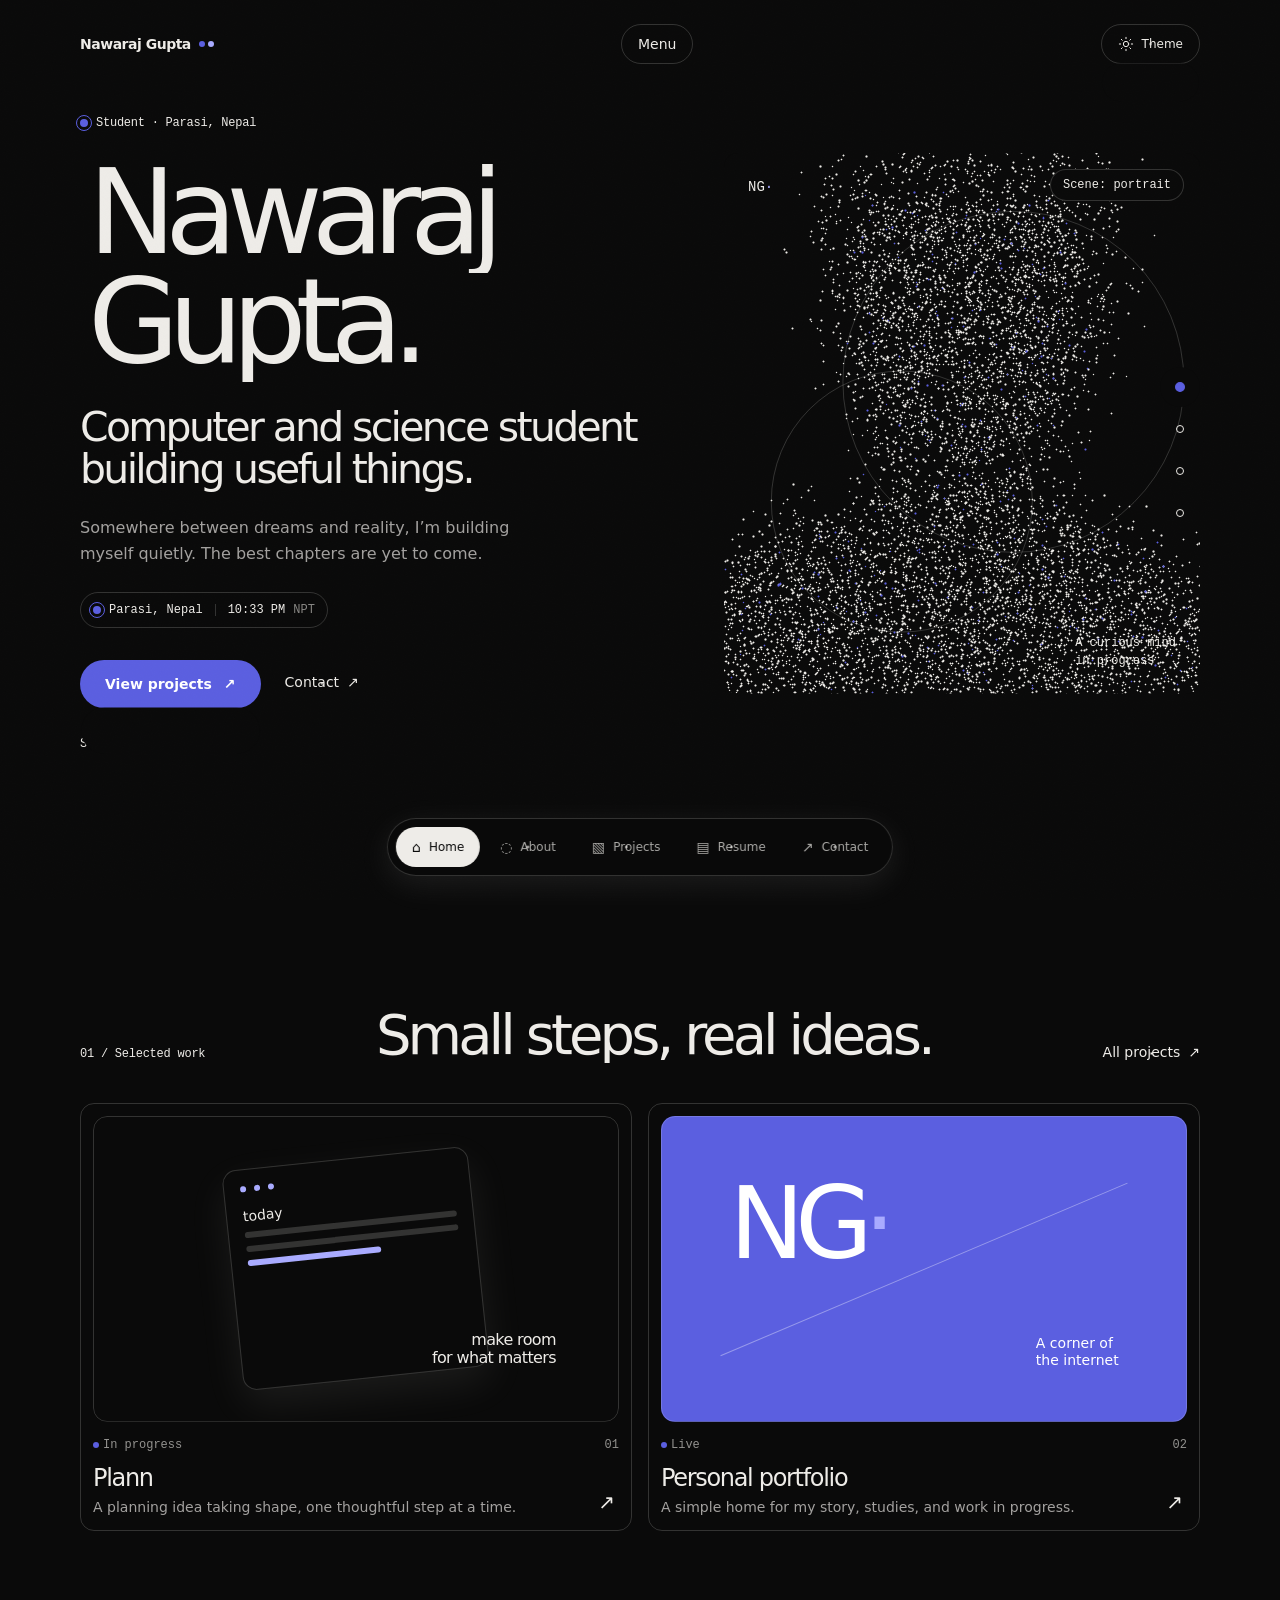
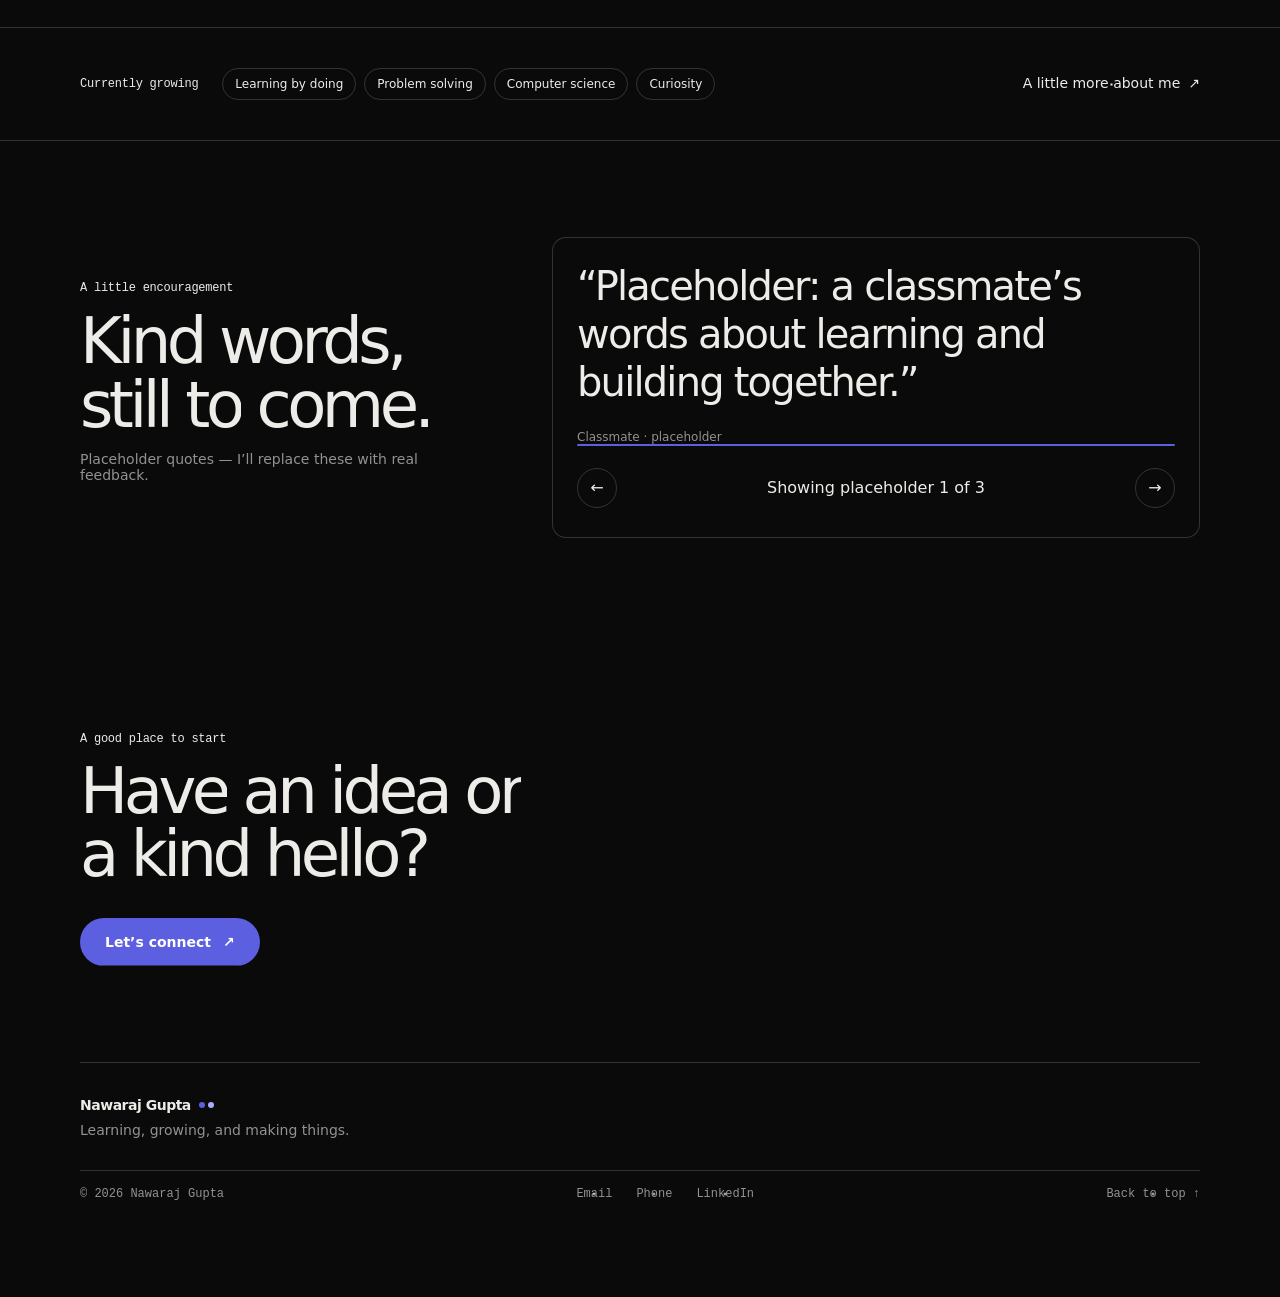
<file: index.html>
<!doctype html>
<html lang="en">
<head>
  <meta charset="utf-8">
  <meta name="viewport" content="width=device-width, initial-scale=1">
  <script>
    const introParams = new URLSearchParams(location.search);
    const introDebug = introParams.get("intro") === "1";
    if ((introDebug || !localStorage.getItem("portfolio-intro-seen")) &&
        !matchMedia("(prefers-reduced-motion: reduce)").matches) {
      window.__portfolioIntroStartedAt = performance.now();
      document.documentElement.dataset.introGate = "show";
      localStorage.setItem("portfolio-intro-seen", "true");
      window.__portfolioIntroDuration = introParams.get("introSlow") === "1" ? 6000 : 700;
      let introDone = false;
      const finishIntro = () => {
        if (introDone) return;
        introDone = true;
        window.__portfolioIntroDone = true;
        const gate = document.querySelector(".loading-intro");
        const count = gate?.querySelector(".effects-intro-count");
        const bar = gate?.querySelector(".effects-intro-bar");
        if (count) count.textContent = "100%";
        if (bar) bar.style.transform = "scaleX(1)";
        document.documentElement.removeAttribute("data-intro-gate");
        document.dispatchEvent(new Event("portfolio:introfinish"));
        gate?.classList.add("is-exiting");
        window.setTimeout(() => gate?.remove(), 950);
        document.removeEventListener("pointerdown", finishIntro, true);
        document.removeEventListener("click", finishIntro, true);
        document.removeEventListener("keydown", handleIntroKey, true);
      };
      const handleIntroKey = (event) => {
        if (event.key === "Escape") finishIntro();
      };
      window.__portfolioIntroFinish = finishIntro;
      document.addEventListener("pointerdown", finishIntro, true);
      document.addEventListener("click", finishIntro, true);
      document.addEventListener("keydown", handleIntroKey, true);
    }
  </script>
  <meta name="description" content="Meet Nawaraj Gupta, a computer and science student from Parasi, Nepal, learning and building useful things.">
  <link rel="canonical" href="https://nawarajgupta.com.np/">
  <meta property="og:url" content="https://nawarajgupta.com.np/">
  <meta name="theme-color" content="#0A0A0A">
  <title>Nawaraj Gupta — Student building useful things</title>
  <script>
    (() => {
      const localFile = location.protocol === "file:";
      const nestedFile = localFile && /\/(?:about|projects|resume|contact)\/index\.html$/i.test(location.pathname);
      const rootPath = localFile ? (nestedFile ? "../" : "./") : "/";
      const asset = (path) => `${rootPath}${path}`;
      document.write(`<link rel="icon" href="${asset("assets/favicon.svg")}" type="image/svg+xml">`);
      document.write(`<link rel="stylesheet" href="${asset("css/style.css")}">`);
      document.write(`<link rel="stylesheet" href="${asset("css/effects.css")}">`);
      document.write(`<script src="${asset("js/local-preview.js")}"><\/script>`);
      const photoPage = localFile
        ? /\/(?:about\/)?index\.html$/i.test(location.pathname)
        : location.pathname === "/" || location.pathname === "/about/";
      if (photoPage) document.write(`<script src="${asset("js/photo-data.js")}" defer><\/script>`);
      document.write(`<script src="${asset("js/main.js")}" defer><\/script>`);
      document.write(`<script src="${asset("js/effects.js")}" defer><\/script>`);
    })();
  </script>
  <link rel="preconnect" href="https://api.fontshare.com">
  <link href="https://api.fontshare.com/v2/css?f[]=general-sans@300,400,600,700&display=swap" rel="stylesheet">
</head>
<body>
  <div class="loading-intro effects-intro" role="group" aria-label="Introduction">
    <span class="loading-name">Nawaraj Gupta</span>
    <span class="logo-dots" aria-hidden="true"><i></i><i></i></span>
    <div class="effects-intro-progress" aria-hidden="true">
      <span class="effects-intro-count">0%</span>
      <span class="effects-intro-track"><span class="effects-intro-bar"></span></span>
    </div>
    <button class="effects-intro-skip" type="button" aria-label="Skip introduction">Skip intro</button>
  </div>
  <a class="skip-link" href="#main">Skip to content</a>
  <header class="site-header">
    <a class="wordmark nav-item" href="/" aria-label="Nawaraj Gupta, home">
      <span>Nawaraj Gupta</span><span class="logo-dots" aria-hidden="true"><i></i><i></i></span>
    </a>
    <button class="theme-toggle nav-item" type="button" aria-label="Switch to light theme" aria-pressed="true">
      <svg viewBox="0 0 24 24" aria-hidden="true"><circle cx="12" cy="12" r="4"></circle><path d="M12 2v2m0 16v2M4.93 4.93l1.42 1.42m11.3 11.3 1.42 1.42M2 12h2m16 0h2M4.93 19.07l1.42-1.42m11.3-11.3 1.42-1.42"></path></svg>
      <span>Theme</span>
    </button>
  </header>
  <main id="main">
    <section class="hero page-wrap" id="top" aria-labelledby="hero-title" data-scroll-theme="dark" data-rail-label="Home">
      <div class="hero-copy">
        <p class="eyebrow hero-eyebrow"><span class="status-dot" aria-hidden="true"></span>Student · Parasi, Nepal</p>
        <h1 class="hero-title" id="hero-title"><span class="title-line"><span class="split-text">Nawaraj</span></span><span class="title-line"><span class="split-text">Gupta.</span></span></h1>
        <p class="hero-tagline">Computer and science student<br>building useful things.</p>
        <p class="hero-lead">Somewhere between dreams and reality, I’m building myself quietly. The best chapters are yet to come.</p>
        <div class="location-chip" aria-label="Local time in Parasi, Nepal">
          <span class="status-dot" aria-hidden="true"></span><span>Parasi, Nepal</span><span class="chip-divider" aria-hidden="true"></span><time data-local-time>--:--</time><span class="timezone-label">NPT</span>
        </div>
        <div class="hero-actions">
          <a class="button button-primary" href="/projects/">View projects <span aria-hidden="true">↗</span></a>
          <a class="text-link" href="/contact/">Contact <span aria-hidden="true">↗</span></a>
        </div>
      </div>
      <div class="hero-art reveal particle-portrait" data-particle-portrait aria-label="Particle portrait of Nawaraj Gupta">
        <div class="art-orbit orbit-one"></div><div class="art-orbit orbit-two"></div>
        <canvas class="particle-canvas" aria-hidden="true"></canvas>
        <img class="particle-fallback" src="/assets/photo.jpg" alt="Portrait of Nawaraj Gupta" width="520" height="600" loading="lazy" onerror="this.onerror=null;this.src=this.src.replace('photo.jpg','silhouette.svg');this.alt='Silhouette placeholder for Nawaraj Gupta.'">
        <span class="art-index">A curious mind<br>in progress</span>
        <span class="art-mark" aria-hidden="true">NG<span>·</span></span>
      </div>
      <a class="scroll-cue text-link" href="#selected-work"><span>Scroll to explore</span><span aria-hidden="true">↓</span></a>
    </section>

    <section class="section page-wrap" id="selected-work" aria-labelledby="work-title" data-scroll-theme="light" data-rail-label="Selected work">
      <div class="section-heading reveal">
        <p class="eyebrow">01 / Selected work</p>
        <h2 id="work-title">Small steps, real ideas.</h2>
        <a class="text-link" href="/projects/">All projects <span aria-hidden="true">↗</span></a>
      </div>
      <div class="project-grid">
        <a class="project-card reveal" href="/projects/#plann">
          <div class="project-art project-art-plann" aria-hidden="true"><span class="mini-window"><i></i><i></i><i></i><b>today</b><em></em><em></em><em></em></span><span class="project-art-note">make room<br>for what matters</span></div>
          <div class="card-meta"><span>In progress</span><span>01</span></div>
          <h3>Plann</h3>
          <p>A planning idea taking shape, one thoughtful step at a time.</p>
          <span class="card-arrow" aria-hidden="true">↗</span>
        </a>
        <a class="project-card reveal" href="/projects/#portfolio">
          <div class="project-art project-art-portfolio" aria-hidden="true"><span class="portfolio-shape">NG<span>·</span></span><span class="portfolio-caption">A corner of<br>the internet</span><span class="portfolio-line"></span></div>
          <div class="card-meta"><span>Live</span><span>02</span></div>
          <h3>Personal portfolio</h3>
          <p>A simple home for my story, studies, and work in progress.</p>
          <span class="card-arrow" aria-hidden="true">↗</span>
        </a>
      </div>
    </section>

    <section class="skills-band" id="skills" aria-labelledby="skills-title" data-scroll-theme="dark" data-rail-label="Skills">
      <div class="page-wrap skills-inner reveal">
        <p class="eyebrow" id="skills-title">Currently growing</p>
        <div class="pill-row"><span class="skill-pill">Learning by doing</span><span class="skill-pill">Problem solving</span><span class="skill-pill">Computer science</span><span class="skill-pill">Curiosity</span></div>
        <a class="text-link" href="/about/">A little more about me <span aria-hidden="true">↗</span></a>
      </div>
    </section>
    <section class="kind-words page-wrap reveal" id="kind-words" aria-labelledby="kind-words-title" data-scroll-theme="light">
      <div class="kind-words-heading">
        <p class="eyebrow">A little encouragement</p>
        <h2 id="kind-words-title">Kind words,<br>still to come.</h2>
        <p class="kind-words-note">Placeholder quotes — I’ll replace these with real feedback.</p>
      </div>
      <div class="testimonials-carousel" data-testimonials-carousel role="region" aria-roledescription="carousel" aria-label="Placeholder kind words">
        <div class="testimonials-slides" data-testimonials-slides aria-live="off">
          <figure class="testimonial-slide" data-testimonial-slide role="group" aria-roledescription="slide" aria-label="1 of 3">
            <blockquote>“Placeholder: a classmate’s words about learning and building together.”</blockquote>
            <figcaption>Classmate · placeholder</figcaption>
          </figure>
          <figure class="testimonial-slide" data-testimonial-slide role="group" aria-roledescription="slide" aria-label="2 of 3" hidden>
            <blockquote>“Placeholder: a teacher’s note about curiosity, effort, or a project.”</blockquote>
            <figcaption>Teacher · placeholder</figcaption>
          </figure>
          <figure class="testimonial-slide" data-testimonial-slide role="group" aria-roledescription="slide" aria-label="3 of 3" hidden>
            <blockquote>“Placeholder: a collaborator’s reflection on making something useful.”</blockquote>
            <figcaption>Collaborator · placeholder</figcaption>
          </figure>
        </div>
        <div class="testimonials-progress" aria-hidden="true"><span data-testimonials-progress></span></div>
        <div class="testimonials-controls" data-testimonials-controls hidden>
          <button class="testimonials-control" type="button" data-testimonial-previous aria-label="Previous kind word">←</button>
          <p data-testimonials-status aria-live="polite" class="visually-hidden">Showing placeholder 1 of 3</p>
          <button class="testimonials-control" type="button" data-testimonial-next aria-label="Next kind word">→</button>
        </div>
      </div>
    </section>
    <section class="closing-cta page-wrap reveal" id="hello" data-scroll-theme="light" data-rail-label="Contact">
      <p class="eyebrow">A good place to start</p>
      <h2>Have an idea or<br>a kind hello?</h2>
      <a class="button button-primary" href="/contact/">Let’s connect <span aria-hidden="true">↗</span></a>
    </section>
  </main>
  <footer class="site-footer page-wrap">
    <a class="footer-brand" href="/">Nawaraj Gupta<span class="logo-dots" aria-hidden="true"><i></i><i></i></span></a>
    <p>Learning, growing, and making things.</p>
    <div class="footer-bottom"><span>© <span data-year>2026</span> Nawaraj Gupta</span><div class="footer-links"><a href="mailto:guptanawaraj12@gmail.com">Email</a><a href="tel:+9779867229032">Phone</a><a href="/contact/#linkedin">LinkedIn</a></div><a class="back-top" href="#top">Back to top ↑</a></div>
  </footer>
  <nav class="dock" aria-label="Main navigation">
    <a href="/" aria-current="page"><span class="dock-icon" aria-hidden="true">⌂</span><span>Home</span></a>
    <a href="/about/"><span class="dock-icon" aria-hidden="true">◌</span><span>About</span></a>
    <a href="/projects/"><span class="dock-icon" aria-hidden="true">▧</span><span>Projects</span></a>
    <a href="/resume/"><span class="dock-icon" aria-hidden="true">▤</span><span>Resume</span></a>
    <a href="/contact/"><span class="dock-icon" aria-hidden="true">↗</span><span>Contact</span></a>
  </nav>
</body>
</html>
</file>
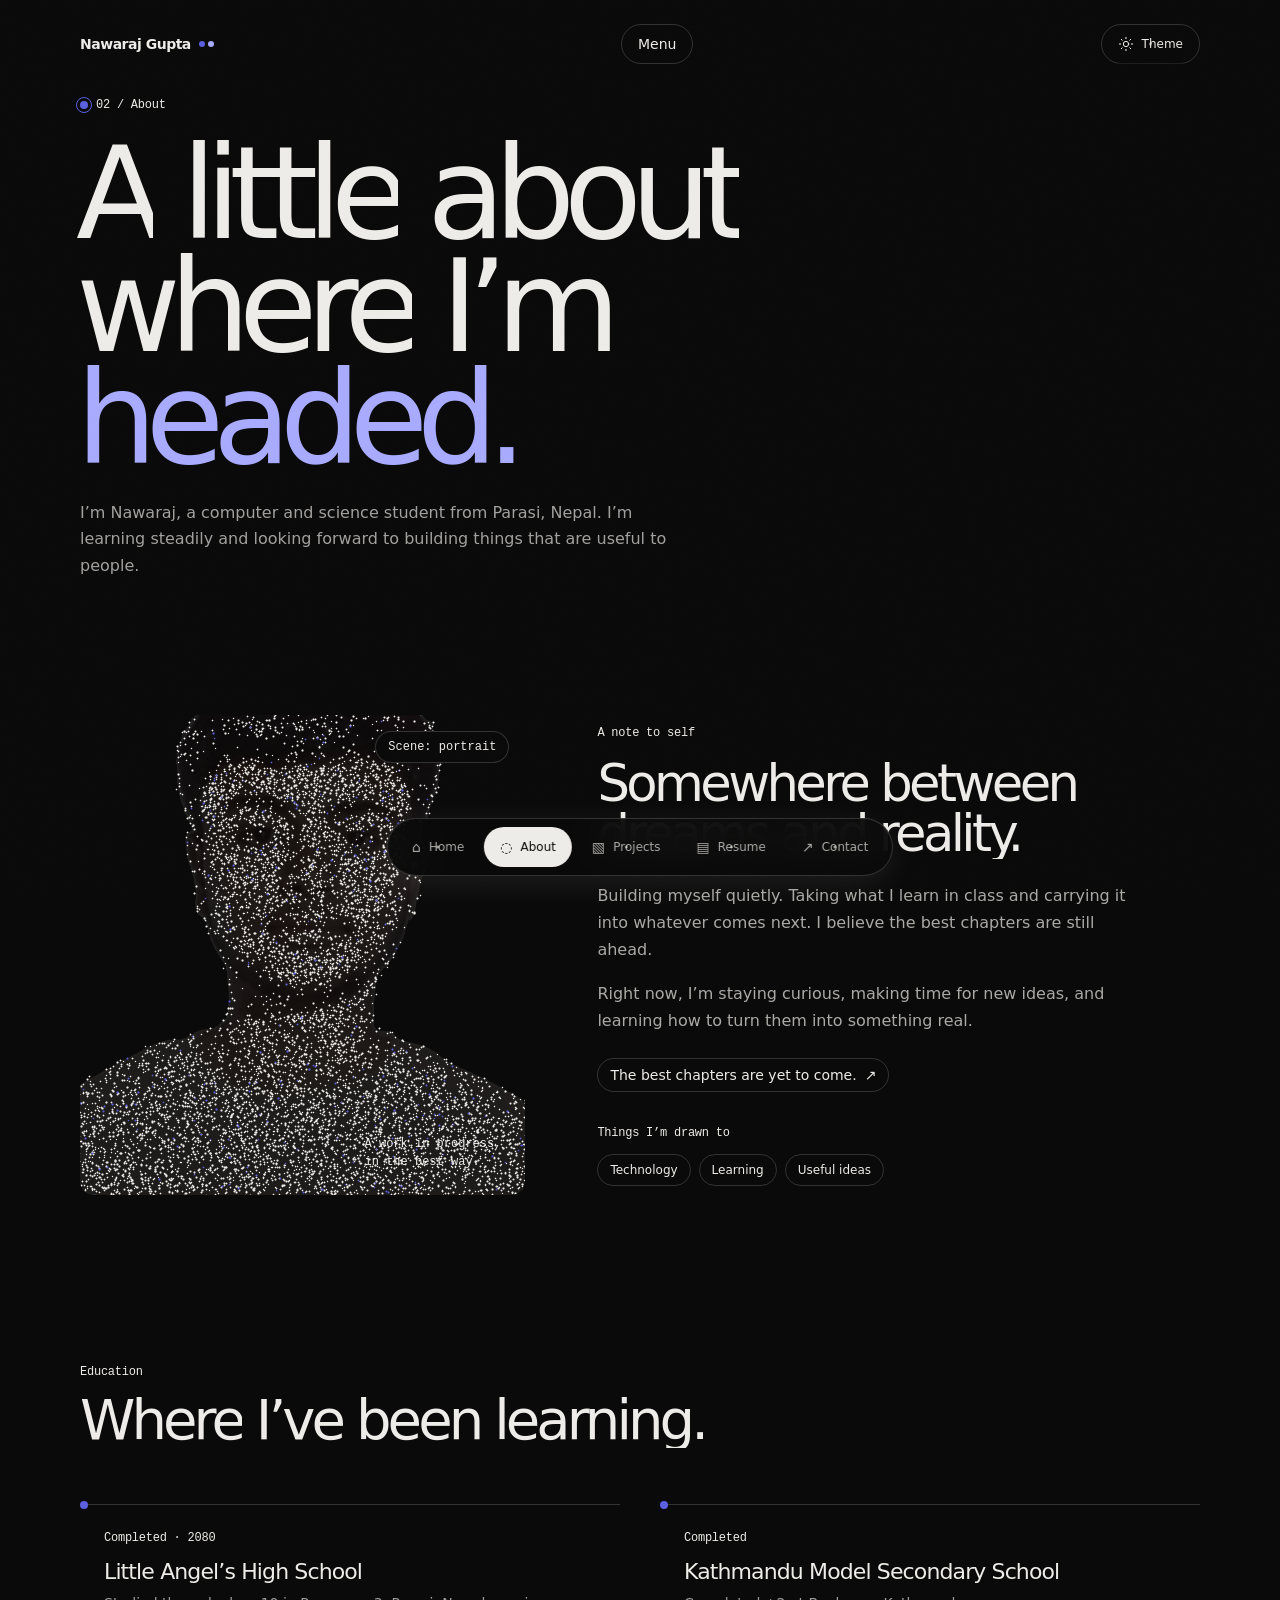
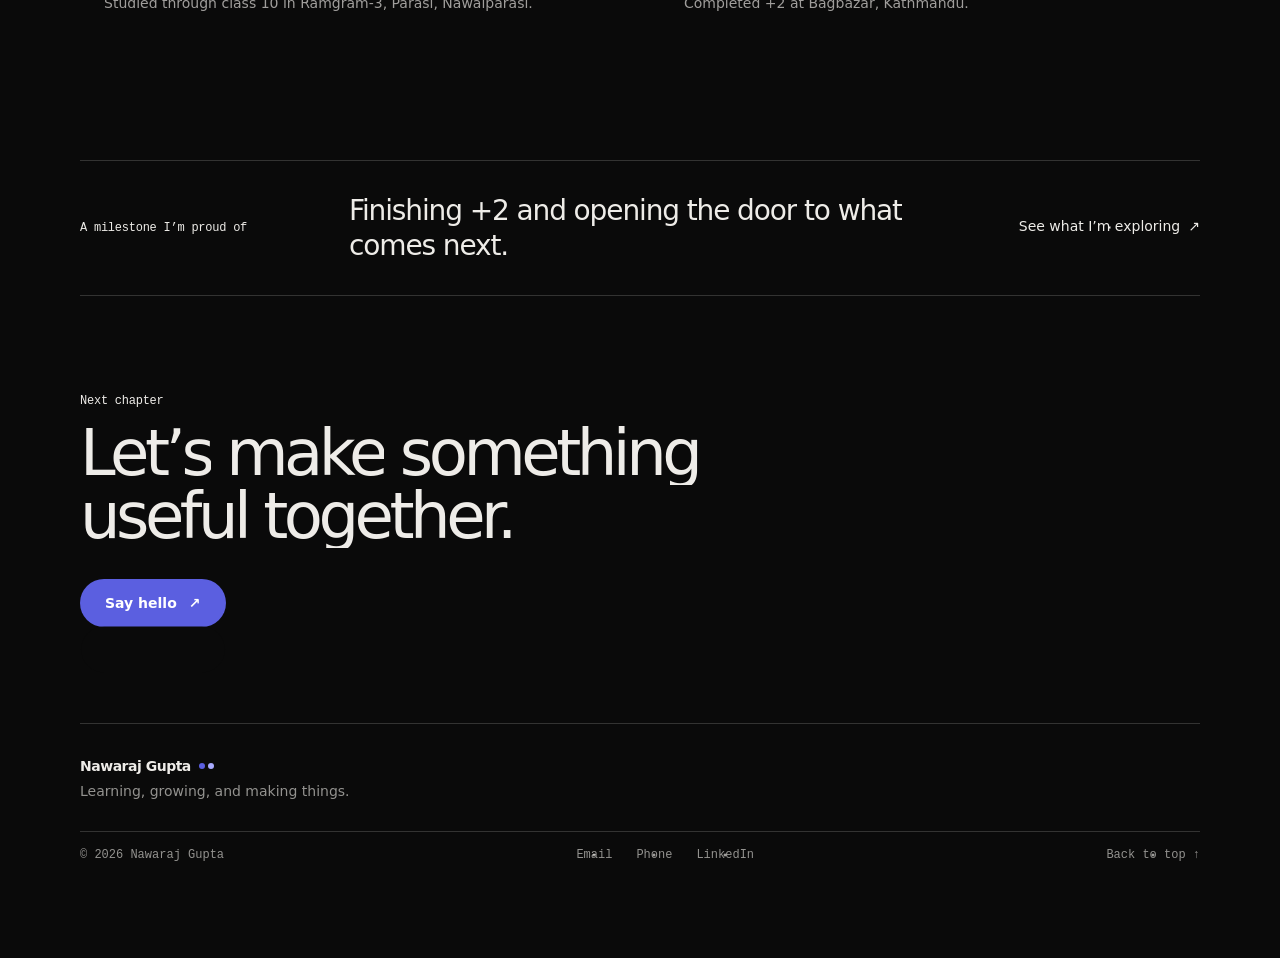
<file: about/index.html>
<!doctype html>
<html lang="en">
<head>
  <meta charset="utf-8">
  <meta name="viewport" content="width=device-width, initial-scale=1">
  <script>
    const introParams = new URLSearchParams(location.search);
    const introDebug = introParams.get("intro") === "1";
    if ((introDebug || !localStorage.getItem("portfolio-intro-seen")) &&
        !matchMedia("(prefers-reduced-motion: reduce)").matches) {
      window.__portfolioIntroStartedAt = performance.now();
      document.documentElement.dataset.introGate = "show";
      localStorage.setItem("portfolio-intro-seen", "true");
      window.__portfolioIntroDuration = introParams.get("introSlow") === "1" ? 6000 : 700;
      let introDone = false;
      const finishIntro = () => {
        if (introDone) return;
        introDone = true;
        window.__portfolioIntroDone = true;
        const gate = document.querySelector(".loading-intro");
        const count = gate?.querySelector(".effects-intro-count");
        const bar = gate?.querySelector(".effects-intro-bar");
        if (count) count.textContent = "100%";
        if (bar) bar.style.transform = "scaleX(1)";
        document.documentElement.removeAttribute("data-intro-gate");
        document.dispatchEvent(new Event("portfolio:introfinish"));
        gate?.classList.add("is-exiting");
        window.setTimeout(() => gate?.remove(), 950);
        document.removeEventListener("pointerdown", finishIntro, true);
        document.removeEventListener("click", finishIntro, true);
        document.removeEventListener("keydown", handleIntroKey, true);
      };
      const handleIntroKey = (event) => {
        if (event.key === "Escape") finishIntro();
      };
      window.__portfolioIntroFinish = finishIntro;
      document.addEventListener("pointerdown", finishIntro, true);
      document.addEventListener("click", finishIntro, true);
      document.addEventListener("keydown", handleIntroKey, true);
    }
  </script>
  <meta name="description" content="Learn about Nawaraj Gupta, his education, and what he is exploring as a student in Nepal.">
  <link rel="canonical" href="https://nawarajgupta.com.np/about/">
  <meta property="og:url" content="https://nawarajgupta.com.np/about/">
  <meta name="theme-color" content="#0A0A0A">
  <title>About — Nawaraj Gupta</title>
  <script>
    (() => {
      const localFile = location.protocol === "file:";
      const nestedFile = localFile && /\/(?:about|projects|resume|contact)\/index\.html$/i.test(location.pathname);
      const rootPath = localFile ? (nestedFile ? "../" : "./") : "/";
      const asset = (path) => `${rootPath}${path}`;
      document.write(`<link rel="icon" href="${asset("assets/favicon.svg")}" type="image/svg+xml">`);
      document.write(`<link rel="stylesheet" href="${asset("css/style.css")}">`);
      document.write(`<link rel="stylesheet" href="${asset("css/effects.css")}">`);
      document.write(`<script src="${asset("js/local-preview.js")}"><\/script>`);
      const photoPage = localFile
        ? /\/(?:about\/)?index\.html$/i.test(location.pathname)
        : location.pathname === "/" || location.pathname === "/about/";
      if (photoPage) document.write(`<script src="${asset("js/photo-data.js")}" defer><\/script>`);
      document.write(`<script src="${asset("js/main.js")}" defer><\/script>`);
      document.write(`<script src="${asset("js/effects.js")}" defer><\/script>`);
    })();
  </script>
  <link rel="preconnect" href="https://api.fontshare.com">
  <link href="https://api.fontshare.com/v2/css?f[]=general-sans@300,400,600,700&display=swap" rel="stylesheet">
</head>
<body>
  <div class="loading-intro effects-intro" role="group" aria-label="Introduction">
    <span class="loading-name">Nawaraj Gupta</span>
    <span class="logo-dots" aria-hidden="true"><i></i><i></i></span>
    <div class="effects-intro-progress" aria-hidden="true">
      <span class="effects-intro-count">0%</span>
      <span class="effects-intro-track"><span class="effects-intro-bar"></span></span>
    </div>
    <button class="effects-intro-skip" type="button" aria-label="Skip introduction">Skip intro</button>
  </div>
  <a class="skip-link" href="#main">Skip to content</a>
  <header class="site-header">
    <a class="wordmark nav-item" href="/" aria-label="Nawaraj Gupta, home"><span>Nawaraj Gupta</span><span class="logo-dots" aria-hidden="true"><i></i><i></i></span></a>
    <button class="theme-toggle nav-item" type="button" aria-label="Switch to light theme" aria-pressed="true"><svg viewBox="0 0 24 24" aria-hidden="true"><circle cx="12" cy="12" r="4"></circle><path d="M12 2v2m0 16v2M4.93 4.93l1.42 1.42m11.3 11.3 1.42 1.42M2 12h2m16 0h2M4.93 19.07l1.42-1.42m11.3-11.3 1.42-1.42"></path></svg><span>Theme</span></button>
  </header>
  <main id="main" class="page-wrap inner-page">
    <section class="page-intro reveal" data-scroll-theme="dark">
      <p class="eyebrow"><span class="status-dot" aria-hidden="true"></span>02 / About</p>
      <h1>A little about<br>where I’m <span class="accent-text">headed.</span></h1>
      <p class="intro-lead">I’m Nawaraj, a computer and science student from Parasi, Nepal. I’m learning steadily and looking forward to building things that are useful to people.</p>
    </section>
    <section class="about-grid section" data-scroll-theme="light">
      <div class="portrait-frame reveal particle-portrait" data-particle-portrait><canvas class="particle-canvas" aria-hidden="true"></canvas><img class="particle-fallback" src="/assets/photo.jpg" alt="Portrait of Nawaraj Gupta" width="520" height="600" loading="lazy" onerror="this.onerror=null;this.src=this.src.replace('photo.jpg','silhouette.svg');this.alt='Silhouette placeholder for Nawaraj Gupta.'"><span class="portrait-caption">A work in progress,<br>in the best way.</span></div>
      <div class="about-copy reveal">
        <p class="eyebrow">A note to self</p>
        <h2>Somewhere between dreams and reality.</h2>
        <p>Building myself quietly. Taking what I learn in class and carrying it into whatever comes next. I believe the best chapters are still ahead.</p>
        <p>Right now, I’m staying curious, making time for new ideas, and learning how to turn them into something real.</p>
        <p data-about-motto>The best chapters are yet to come.</p>
        <div class="interest-block"><p class="eyebrow">Things I’m drawn to</p><div class="pill-row"><span class="skill-pill">Technology</span><span class="skill-pill">Learning</span><span class="skill-pill">Useful ideas</span></div></div>
      </div>
    </section>
    <section class="section timeline-section" data-scroll-theme="dark">
      <div class="section-heading reveal"><div><p class="eyebrow">Education</p><h2>Where I’ve been learning.</h2></div></div>
      <div class="timeline">
        <article class="timeline-entry reveal"><span class="timeline-marker" aria-hidden="true"></span><p class="eyebrow">Completed · 2080</p><h3>Little Angel’s High School</h3><p>Studied through class 10 in Ramgram-3, Parasi, Nawalparasi.</p></article>
        <article class="timeline-entry reveal"><span class="timeline-marker" aria-hidden="true"></span><p class="eyebrow">Completed</p><h3>Kathmandu Model Secondary School</h3><p>Completed +2 at Bagbazar, Kathmandu.</p></article>
      </div>
    </section>
    <section class="achievement-strip reveal" data-scroll-theme="light"><p class="eyebrow">A milestone I’m proud of</p><p class="achievement-copy">Finishing +2 and opening the door to what comes next.</p><a class="text-link" href="/projects/">See what I’m exploring <span aria-hidden="true">↗</span></a></section>
    <section class="closing-cta reveal" data-scroll-theme="dark"><p class="eyebrow">Next chapter</p><h2>Let’s make something<br>useful together.</h2><a class="button button-primary" href="/contact/">Say hello <span aria-hidden="true">↗</span></a></section>
  </main>
  <footer class="site-footer page-wrap"><a class="footer-brand" href="/">Nawaraj Gupta<span class="logo-dots" aria-hidden="true"><i></i><i></i></span></a><p>Learning, growing, and making things.</p><div class="footer-bottom"><span>© <span data-year>2026</span> Nawaraj Gupta</span><div class="footer-links"><a href="mailto:guptanawaraj12@gmail.com">Email</a><a href="tel:+9779867229032">Phone</a><a href="/contact/#linkedin">LinkedIn</a></div><a class="back-top" href="#main">Back to top ↑</a></div></footer>
  <nav class="dock" aria-label="Main navigation"><a href="/"><span class="dock-icon" aria-hidden="true">⌂</span><span>Home</span></a><a href="/about/" aria-current="page"><span class="dock-icon" aria-hidden="true">◌</span><span>About</span></a><a href="/projects/"><span class="dock-icon" aria-hidden="true">▧</span><span>Projects</span></a><a href="/resume/"><span class="dock-icon" aria-hidden="true">▤</span><span>Resume</span></a><a href="/contact/"><span class="dock-icon" aria-hidden="true">↗</span><span>Contact</span></a></nav>
</body>
</html>
</file>
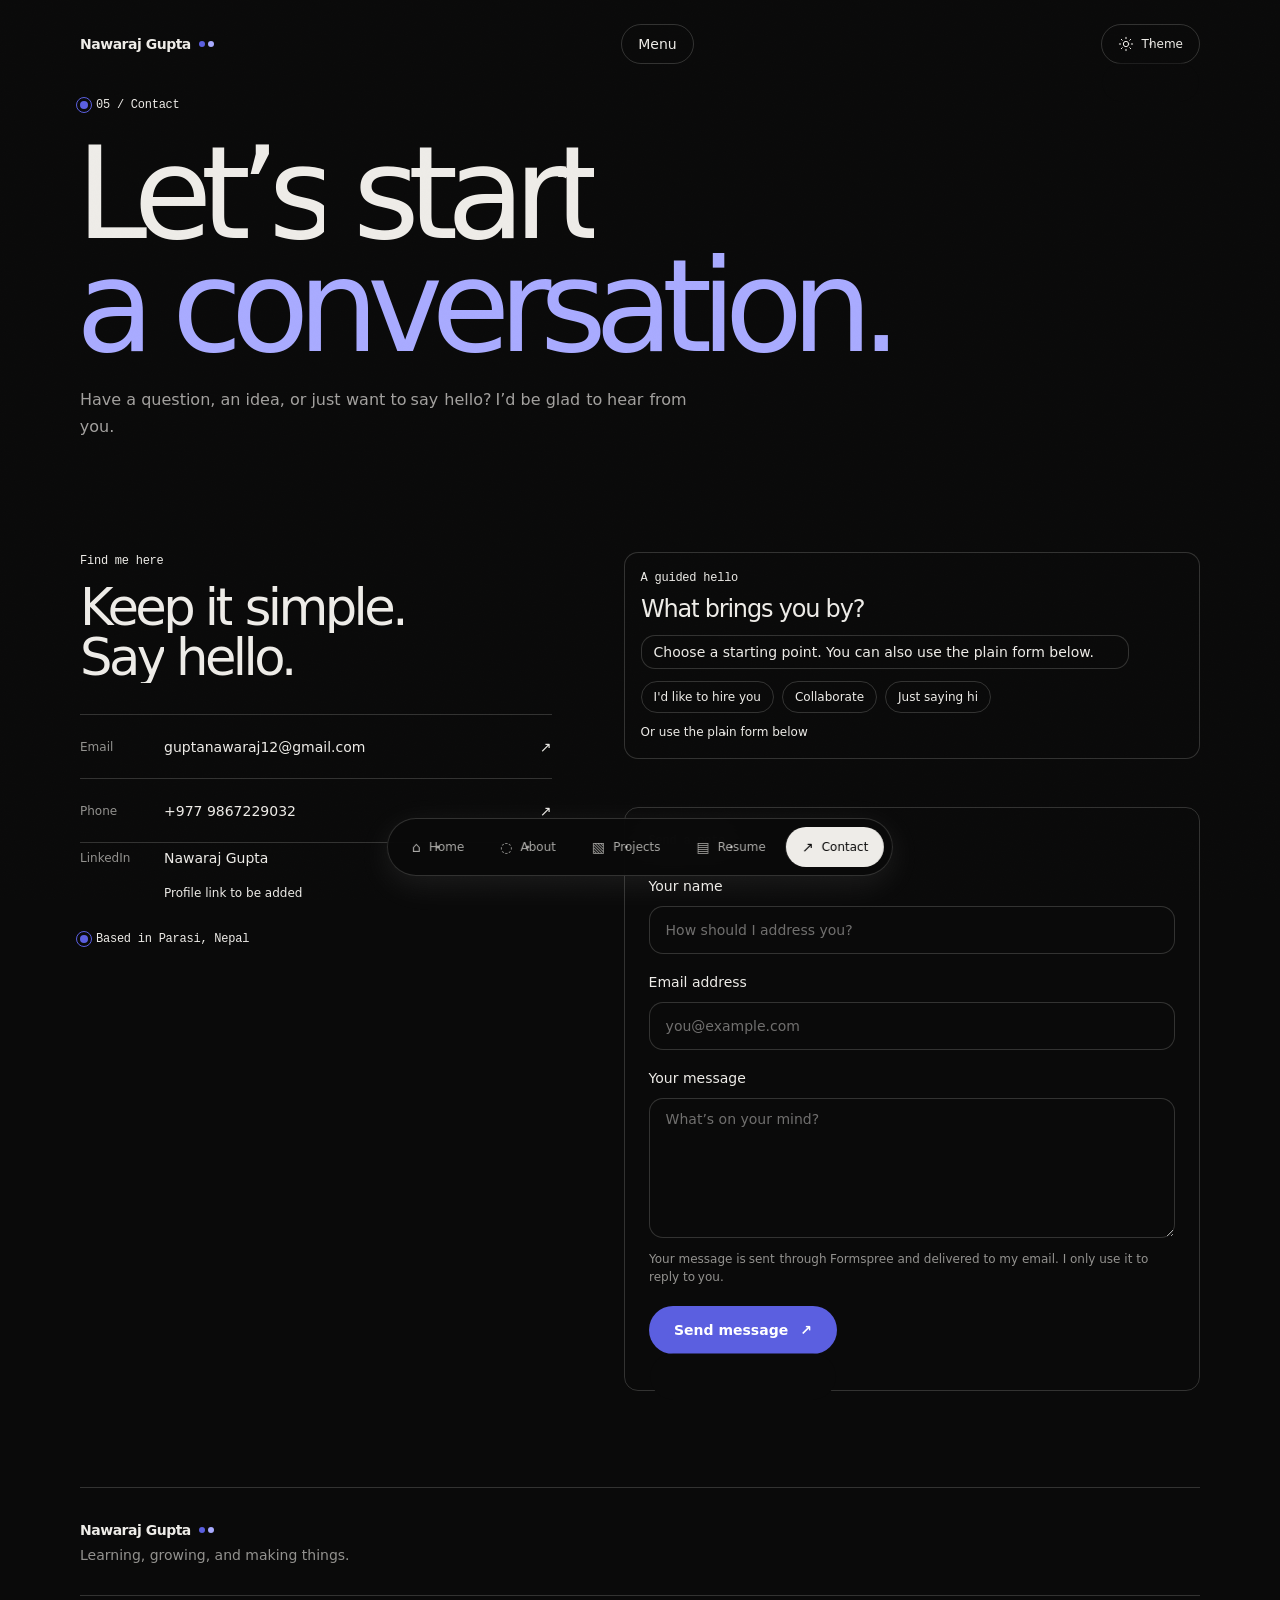
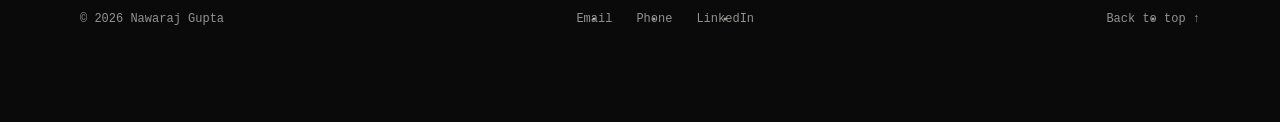
<file: contact/index.html>
<!doctype html>
<html lang="en">
<head>
  <meta charset="utf-8">
  <meta name="viewport" content="width=device-width, initial-scale=1">
  <script>
    const introParams = new URLSearchParams(location.search);
    const introDebug = introParams.get("intro") === "1";
    if ((introDebug || !localStorage.getItem("portfolio-intro-seen")) &&
        !matchMedia("(prefers-reduced-motion: reduce)").matches) {
      window.__portfolioIntroStartedAt = performance.now();
      document.documentElement.dataset.introGate = "show";
      localStorage.setItem("portfolio-intro-seen", "true");
      window.__portfolioIntroDuration = introParams.get("introSlow") === "1" ? 6000 : 700;
      let introDone = false;
      const finishIntro = () => {
        if (introDone) return;
        introDone = true;
        window.__portfolioIntroDone = true;
        const gate = document.querySelector(".loading-intro");
        const count = gate?.querySelector(".effects-intro-count");
        const bar = gate?.querySelector(".effects-intro-bar");
        if (count) count.textContent = "100%";
        if (bar) bar.style.transform = "scaleX(1)";
        document.documentElement.removeAttribute("data-intro-gate");
        document.dispatchEvent(new Event("portfolio:introfinish"));
        gate?.classList.add("is-exiting");
        window.setTimeout(() => gate?.remove(), 950);
        document.removeEventListener("pointerdown", finishIntro, true);
        document.removeEventListener("click", finishIntro, true);
        document.removeEventListener("keydown", handleIntroKey, true);
      };
      const handleIntroKey = (event) => {
        if (event.key === "Escape") finishIntro();
      };
      window.__portfolioIntroFinish = finishIntro;
      document.addEventListener("pointerdown", finishIntro, true);
      document.addEventListener("click", finishIntro, true);
      document.addEventListener("keydown", handleIntroKey, true);
    }
  </script>
  <meta name="description" content="Contact Nawaraj Gupta by email, phone, or LinkedIn.">
  <link rel="canonical" href="https://nawarajgupta.com.np/contact/">
  <meta property="og:url" content="https://nawarajgupta.com.np/contact/">
  <meta name="theme-color" content="#0A0A0A">
  <title>Contact — Nawaraj Gupta</title>
  <script>
    (() => {
      const localFile = location.protocol === "file:";
      const nestedFile = localFile && /\/(?:about|projects|resume|contact)\/index\.html$/i.test(location.pathname);
      const rootPath = localFile ? (nestedFile ? "../" : "./") : "/";
      const asset = (path) => `${rootPath}${path}`;
      document.write(`<link rel="icon" href="${asset("assets/favicon.svg")}" type="image/svg+xml">`);
      document.write(`<link rel="stylesheet" href="${asset("css/style.css")}">`);
      document.write(`<link rel="stylesheet" href="${asset("css/effects.css")}">`);
      document.write(`<script src="${asset("js/local-preview.js")}"><\/script>`);
      const photoPage = localFile
        ? /\/(?:about\/)?index\.html$/i.test(location.pathname)
        : location.pathname === "/" || location.pathname === "/about/";
      if (photoPage) document.write(`<script src="${asset("js/photo-data.js")}" defer><\/script>`);
      document.write(`<script src="${asset("js/main.js")}" defer><\/script>`);
      document.write(`<script src="${asset("js/effects.js")}" defer><\/script>`);
    })();
  </script>
  <link rel="preconnect" href="https://api.fontshare.com">
  <link href="https://api.fontshare.com/v2/css?f[]=general-sans@300,400,600,700&display=swap" rel="stylesheet">
</head>
<body>
  <div class="loading-intro effects-intro" role="group" aria-label="Introduction">
    <span class="loading-name">Nawaraj Gupta</span>
    <span class="logo-dots" aria-hidden="true"><i></i><i></i></span>
    <div class="effects-intro-progress" aria-hidden="true">
      <span class="effects-intro-count">0%</span>
      <span class="effects-intro-track"><span class="effects-intro-bar"></span></span>
    </div>
    <button class="effects-intro-skip" type="button" aria-label="Skip introduction">Skip intro</button>
  </div>
  <a class="skip-link" href="#main">Skip to content</a>
  <header class="site-header"><a class="wordmark nav-item" href="/" aria-label="Nawaraj Gupta, home"><span>Nawaraj Gupta</span><span class="logo-dots" aria-hidden="true"><i></i><i></i></span></a><button class="theme-toggle nav-item" type="button" aria-label="Switch to light theme" aria-pressed="true"><svg viewBox="0 0 24 24" aria-hidden="true"><circle cx="12" cy="12" r="4"></circle><path d="M12 2v2m0 16v2M4.93 4.93l1.42 1.42m11.3 11.3 1.42 1.42M2 12h2m16 0h2M4.93 19.07l1.42-1.42m11.3-11.3 1.42-1.42"></path></svg><span>Theme</span></button></header>
  <main id="main" class="page-wrap inner-page contact-page">
    <section class="page-intro reveal" data-scroll-theme="dark"><p class="eyebrow"><span class="status-dot" aria-hidden="true"></span>05 / Contact</p><h1>Let’s start<br><span class="accent-text">a conversation.</span></h1><p class="intro-lead">Have a question, an idea, or just want to say hello? I’d be glad to hear from you.</p></section>
    <section class="section contact-grid" data-scroll-theme="light">
      <div class="contact-details reveal"><p class="eyebrow">Find me here</p><h2>Keep it simple.<br>Say hello.</h2><a class="contact-link" href="mailto:guptanawaraj12@gmail.com"><span>Email</span><strong>guptanawaraj12@gmail.com</strong><span aria-hidden="true">↗</span></a><a class="contact-link" href="tel:+9779867229032"><span>Phone</span><strong>+977 9867229032</strong><span aria-hidden="true">↗</span></a><div class="contact-link" id="linkedin"><span>LinkedIn</span><strong>Nawaraj Gupta</strong><span class="linkedin-note">Profile link to be added</span></div><p class="eyebrow contact-location"><span class="status-dot" aria-hidden="true"></span>Based in Parasi, Nepal</p></div>
      <div class="contact-form-stack reveal">
        <section class="contact-chat" id="contact-chat" data-contact-chat aria-labelledby="contact-chat-title" hidden>
          <div class="contact-chat-heading">
            <p class="eyebrow">A guided hello</p>
            <h2 id="contact-chat-title">What brings you by?</h2>
          </div>
          <div class="contact-chat-log" data-contact-chat-log role="log" aria-live="polite" aria-relevant="additions"></div>
          <div class="contact-chat-suggestions" data-chat-suggestions>
            <button type="button" class="chat-suggestion" data-chat-suggestion>I'd like to hire you</button>
            <button type="button" class="chat-suggestion" data-chat-suggestion>Collaborate</button>
            <button type="button" class="chat-suggestion" data-chat-suggestion>Just saying hi</button>
          </div>
          <p class="chat-typing" data-chat-typing aria-hidden="true" hidden>One moment<span class="chat-typing-dots"><i></i><i></i><i></i></span></p>
          <div class="contact-chat-entry" data-chat-entry hidden>
            <label for="guided-answer" data-chat-input-label>Your name</label>
            <input id="guided-answer" data-chat-input type="text" autocomplete="name" minlength="2">
            <textarea id="guided-message" data-chat-message-input rows="3" hidden></textarea>
            <button type="button" class="chat-action" data-chat-next>Continue <span aria-hidden="true">↗</span></button>
          </div>
          <div class="contact-chat-summary" data-chat-summary hidden></div>
          <button type="button" class="chat-action chat-submit" data-chat-submit hidden>Prepare email <span aria-hidden="true">↗</span></button>
          <a class="text-link chat-form-link" href="#contact-name">Or use the plain form below</a>
        </section>
        <form class="contact-form" data-contact-form action="https://formspree.io/f/xkjrqoky" method="post">
          <p class="eyebrow">Send a note</p>
          <label for="contact-name">Your name</label>
          <input id="contact-name" name="name" type="text" autocomplete="name" placeholder="How should I address you?" required minlength="2">
          <label for="contact-email">Email address</label>
          <input id="contact-email" name="email" type="email" autocomplete="email" placeholder="you@example.com" required>
          <label for="contact-message">Your message</label>
          <textarea id="contact-message" name="message" rows="5" placeholder="What’s on your mind?" required minlength="10"></textarea>
          <div class="form-trap" aria-hidden="true">
            <input id="contact-website" name="_gotcha" type="text" tabindex="-1" autocomplete="off" aria-hidden="true">
          </div>
          <input name="_subject" type="hidden" value="New message from my portfolio">
          <p class="form-hint">Your message is sent through Formspree and delivered to my email. I only use it to reply to you.</p>
          <button class="button button-primary" type="submit">Send message <span aria-hidden="true">↗</span></button>
          <div class="form-feedback" data-form-feedback aria-live="polite" role="status"></div>
        </form>
      </div>
    </section>
  </main>
  <footer class="site-footer page-wrap"><a class="footer-brand" href="/">Nawaraj Gupta<span class="logo-dots" aria-hidden="true"><i></i><i></i></span></a><p>Learning, growing, and making things.</p><div class="footer-bottom"><span>© <span data-year>2026</span> Nawaraj Gupta</span><div class="footer-links"><a href="mailto:guptanawaraj12@gmail.com">Email</a><a href="tel:+9779867229032">Phone</a><a href="#linkedin">LinkedIn</a></div><a class="back-top" href="#main">Back to top ↑</a></div></footer>
  <nav class="dock" aria-label="Main navigation"><a href="/"><span class="dock-icon" aria-hidden="true">⌂</span><span>Home</span></a><a href="/about/"><span class="dock-icon" aria-hidden="true">◌</span><span>About</span></a><a href="/projects/"><span class="dock-icon" aria-hidden="true">▧</span><span>Projects</span></a><a href="/resume/"><span class="dock-icon" aria-hidden="true">▤</span><span>Resume</span></a><a href="/contact/" aria-current="page"><span class="dock-icon" aria-hidden="true">↗</span><span>Contact</span></a></nav>
</body>
</html>
</file>
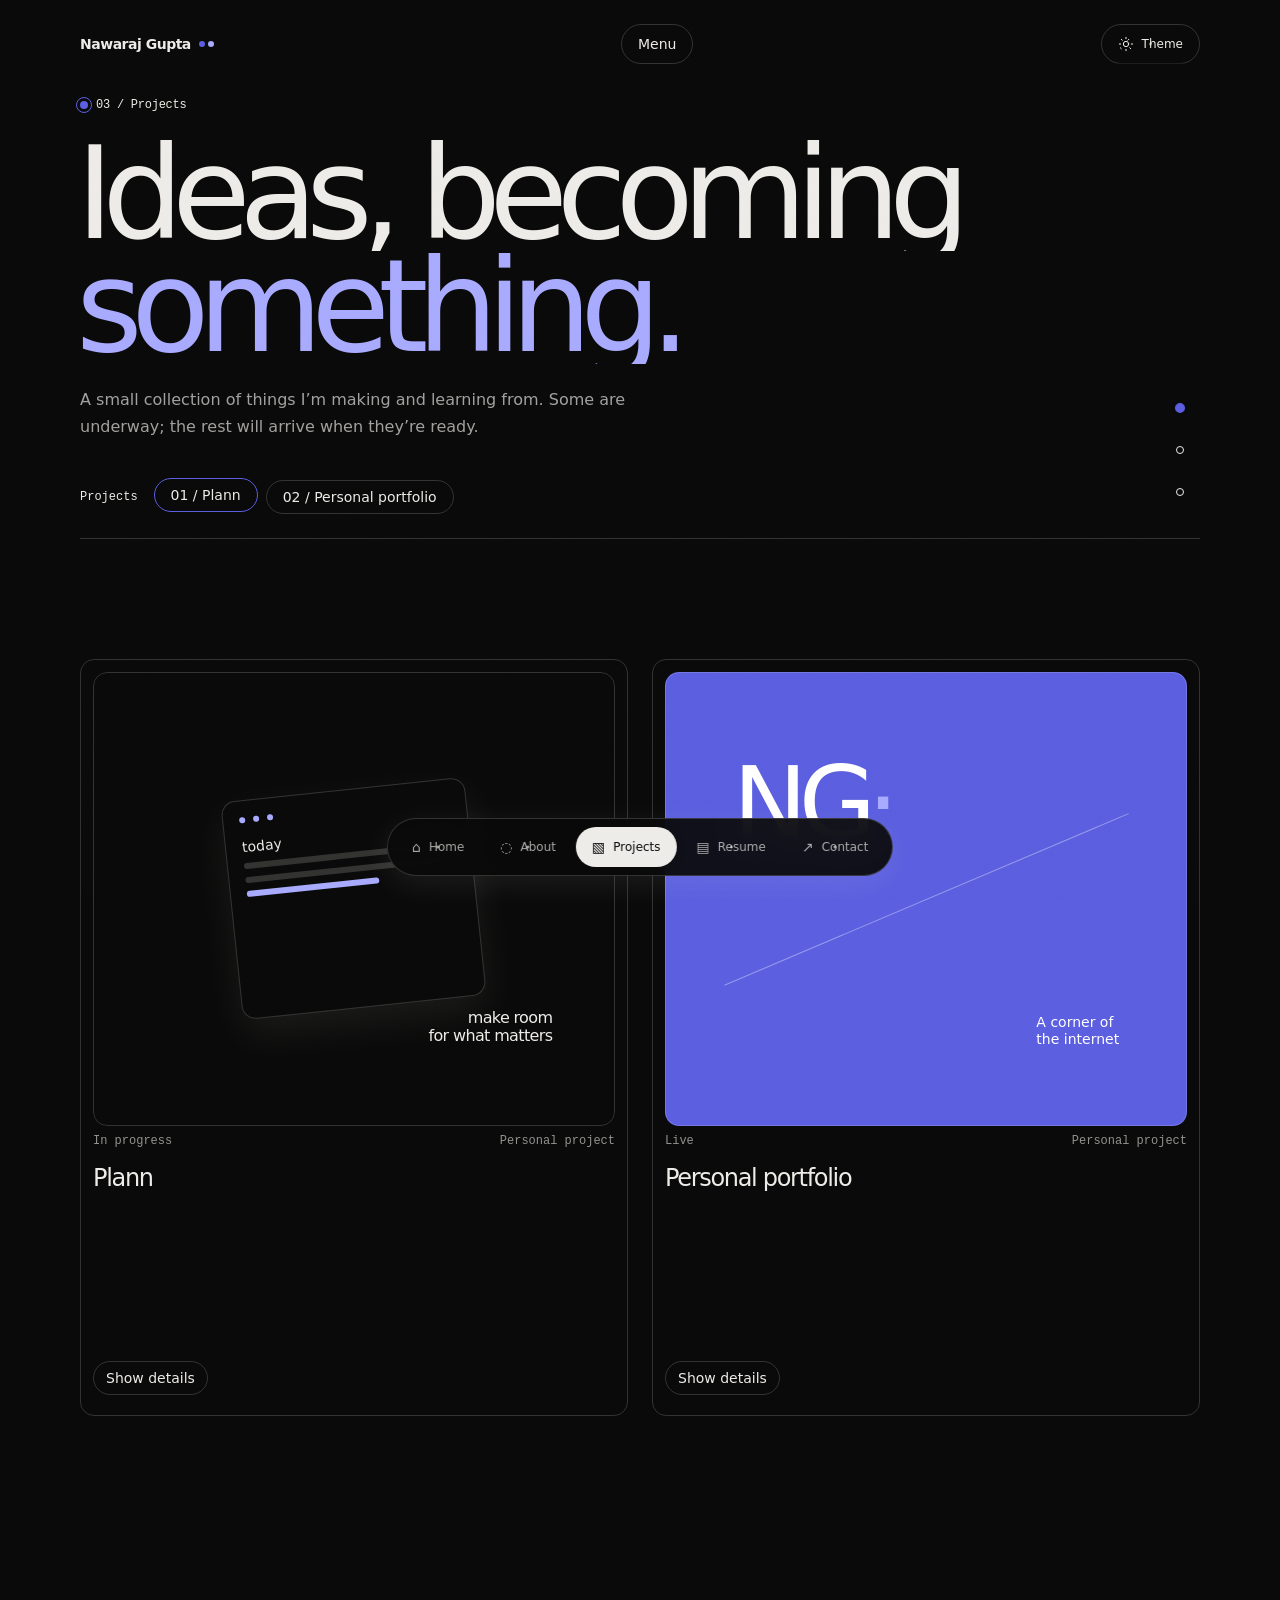
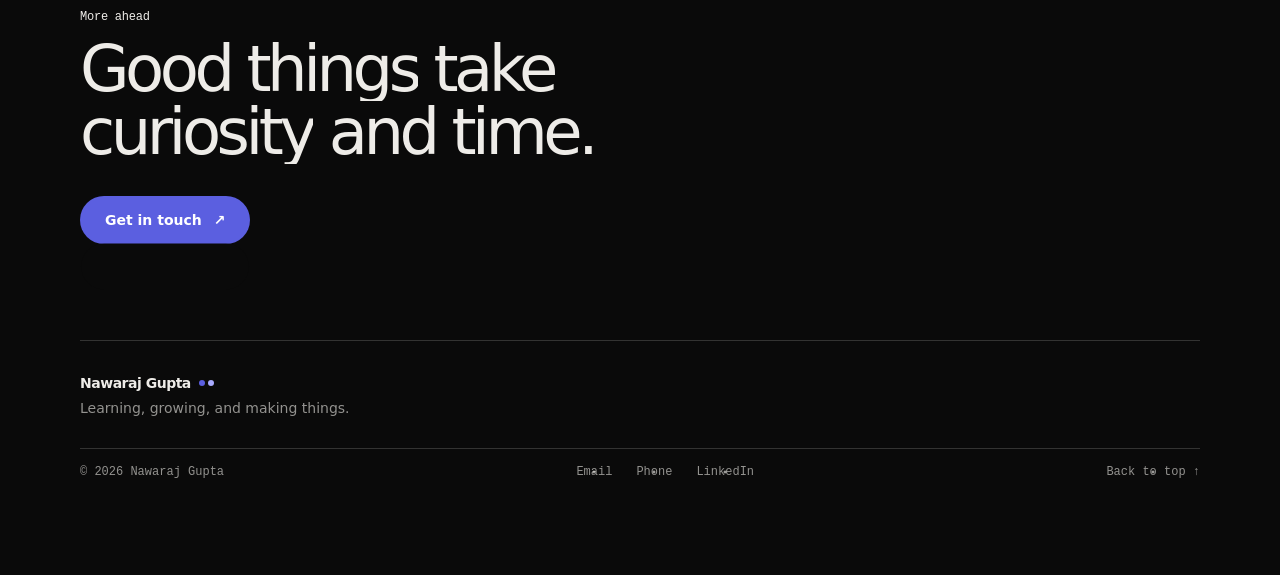
<file: projects/index.html>
<!doctype html>
<html lang="en">
<head>
  <meta charset="utf-8">
  <meta name="viewport" content="width=device-width, initial-scale=1">
  <script>
    const introParams = new URLSearchParams(location.search);
    const introDebug = introParams.get("intro") === "1";
    if ((introDebug || !localStorage.getItem("portfolio-intro-seen")) &&
        !matchMedia("(prefers-reduced-motion: reduce)").matches) {
      window.__portfolioIntroStartedAt = performance.now();
      document.documentElement.dataset.introGate = "show";
      localStorage.setItem("portfolio-intro-seen", "true");
      window.__portfolioIntroDuration = introParams.get("introSlow") === "1" ? 6000 : 700;
      let introDone = false;
      const finishIntro = () => {
        if (introDone) return;
        introDone = true;
        window.__portfolioIntroDone = true;
        const gate = document.querySelector(".loading-intro");
        const count = gate?.querySelector(".effects-intro-count");
        const bar = gate?.querySelector(".effects-intro-bar");
        if (count) count.textContent = "100%";
        if (bar) bar.style.transform = "scaleX(1)";
        document.documentElement.removeAttribute("data-intro-gate");
        document.dispatchEvent(new Event("portfolio:introfinish"));
        gate?.classList.add("is-exiting");
        window.setTimeout(() => gate?.remove(), 950);
        document.removeEventListener("pointerdown", finishIntro, true);
        document.removeEventListener("click", finishIntro, true);
        document.removeEventListener("keydown", handleIntroKey, true);
      };
      const handleIntroKey = (event) => {
        if (event.key === "Escape") finishIntro();
      };
      window.__portfolioIntroFinish = finishIntro;
      document.addEventListener("pointerdown", finishIntro, true);
      document.addEventListener("click", finishIntro, true);
      document.addEventListener("keydown", handleIntroKey, true);
    }
  </script>
  <meta name="description" content="Explore projects and ideas in progress by Nawaraj Gupta, a student learning to build useful things.">
  <link rel="canonical" href="https://nawarajgupta.com.np/projects/">
  <meta property="og:url" content="https://nawarajgupta.com.np/projects/">
  <meta name="theme-color" content="#0A0A0A">
  <title>Projects — Nawaraj Gupta</title>
  <script>
    (() => {
      const localFile = location.protocol === "file:";
      const nestedFile = localFile && /\/(?:about|projects|resume|contact)\/index\.html$/i.test(location.pathname);
      const rootPath = localFile ? (nestedFile ? "../" : "./") : "/";
      const asset = (path) => `${rootPath}${path}`;
      document.write(`<link rel="icon" href="${asset("assets/favicon.svg")}" type="image/svg+xml">`);
      document.write(`<link rel="stylesheet" href="${asset("css/style.css")}">`);
      document.write(`<link rel="stylesheet" href="${asset("css/effects.css")}">`);
      document.write(`<script src="${asset("js/local-preview.js")}"><\/script>`);
      const photoPage = localFile
        ? /\/(?:about\/)?index\.html$/i.test(location.pathname)
        : location.pathname === "/" || location.pathname === "/about/";
      if (photoPage) document.write(`<script src="${asset("js/photo-data.js")}" defer><\/script>`);
      document.write(`<script src="${asset("js/main.js")}" defer><\/script>`);
      document.write(`<script src="${asset("js/effects.js")}" defer><\/script>`);
    })();
  </script>
  <link rel="preconnect" href="https://api.fontshare.com">
  <link href="https://api.fontshare.com/v2/css?f[]=general-sans@300,400,600,700&display=swap" rel="stylesheet">
</head>
<body>
  <div class="loading-intro effects-intro" role="group" aria-label="Introduction">
    <span class="loading-name">Nawaraj Gupta</span>
    <span class="logo-dots" aria-hidden="true"><i></i><i></i></span>
    <div class="effects-intro-progress" aria-hidden="true">
      <span class="effects-intro-count">0%</span>
      <span class="effects-intro-track"><span class="effects-intro-bar"></span></span>
    </div>
    <button class="effects-intro-skip" type="button" aria-label="Skip introduction">Skip intro</button>
  </div>
  <a class="skip-link" href="#main">Skip to content</a>
  <header class="site-header"><a class="wordmark nav-item" href="/" aria-label="Nawaraj Gupta, home"><span>Nawaraj Gupta</span><span class="logo-dots" aria-hidden="true"><i></i><i></i></span></a><button class="theme-toggle nav-item" type="button" aria-label="Switch to light theme" aria-pressed="true"><svg viewBox="0 0 24 24" aria-hidden="true"><circle cx="12" cy="12" r="4"></circle><path d="M12 2v2m0 16v2M4.93 4.93l1.42 1.42m11.3 11.3 1.42 1.42M2 12h2m16 0h2M4.93 19.07l-1.42-1.42m11.3-11.3 1.42-1.42"></path></svg><span>Theme</span></button></header>
  <main id="main" class="page-wrap inner-page">
    <section class="page-intro reveal" id="project-intro" data-scroll-theme="dark" data-rail-label="Intro"><p class="eyebrow"><span class="status-dot" aria-hidden="true"></span>03 / Projects</p><h1>Ideas, becoming<br><span class="accent-text">something.</span></h1><p class="intro-lead">A small collection of things I’m making and learning from. Some are underway; the rest will arrive when they’re ready.</p></section>
    <section class="section project-page-grid" id="project-list" aria-label="Project list" data-scroll-theme="light" data-rail-label="Projects">
      <article class="project-card project-card-static reveal" id="plann">
        <div class="project-art project-art-plann" aria-label="Abstract planning interface illustration"><span class="mini-window"><i></i><i></i><i></i><b>today</b><em></em><em></em><em></em></span><span class="project-art-note">make room<br>for what matters</span></div>
        <div class="card-meta"><span>In progress</span><span>Personal project</span></div><h2>Plann</h2><p>A planning idea taking shape, one thoughtful step at a time. I’m working through the concept before deciding what it should become.</p><div class="pill-row"><span class="skill-pill">Planning</span><span class="skill-pill">In the works</span></div><span class="project-footnote">More to share as it grows <span aria-hidden="true">↗</span></span>
      </article>
      <article class="project-card project-card-static reveal" id="portfolio">
        <div class="project-art project-art-portfolio" aria-label="Abstract portfolio cover illustration"><span class="portfolio-shape">NG<span>·</span></span><span class="portfolio-caption">A corner of<br>the internet</span><span class="portfolio-line"></span></div>
        <div class="card-meta"><span>Live</span><span>Personal project</span></div><h2>Personal portfolio</h2><p>This website: a simple home for my story, education, and ideas in progress.</p><div class="pill-row"><span class="skill-pill">HTML</span><span class="skill-pill">CSS</span><span class="skill-pill">JavaScript</span></div><a class="project-footnote" href="/contact/">Have feedback? Let’s talk <span aria-hidden="true">↗</span></a>
      </article>
    </section>
    <section class="closing-cta reveal" id="project-end" data-scroll-theme="dark" data-rail-label="Next"><p class="eyebrow">More ahead</p><h2>Good things take<br>curiosity and time.</h2><a class="button button-primary" href="/contact/">Get in touch <span aria-hidden="true">↗</span></a></section>
  </main>
  <footer class="site-footer page-wrap"><a class="footer-brand" href="/">Nawaraj Gupta<span class="logo-dots" aria-hidden="true"><i></i><i></i></span></a><p>Learning, growing, and making things.</p><div class="footer-bottom"><span>© <span data-year>2026</span> Nawaraj Gupta</span><div class="footer-links"><a href="mailto:guptanawaraj12@gmail.com">Email</a><a href="tel:+9779867229032">Phone</a><a href="/contact/#linkedin">LinkedIn</a></div><a class="back-top" href="#main">Back to top ↑</a></div></footer>
  <nav class="dock" aria-label="Main navigation"><a href="/"><span class="dock-icon" aria-hidden="true">⌂</span><span>Home</span></a><a href="/about/"><span class="dock-icon" aria-hidden="true">◌</span><span>About</span></a><a href="/projects/" aria-current="page"><span class="dock-icon" aria-hidden="true">▧</span><span>Projects</span></a><a href="/resume/"><span class="dock-icon" aria-hidden="true">▤</span><span>Resume</span></a><a href="/contact/"><span class="dock-icon" aria-hidden="true">↗</span><span>Contact</span></a></nav>
</body>
</html>
</file>
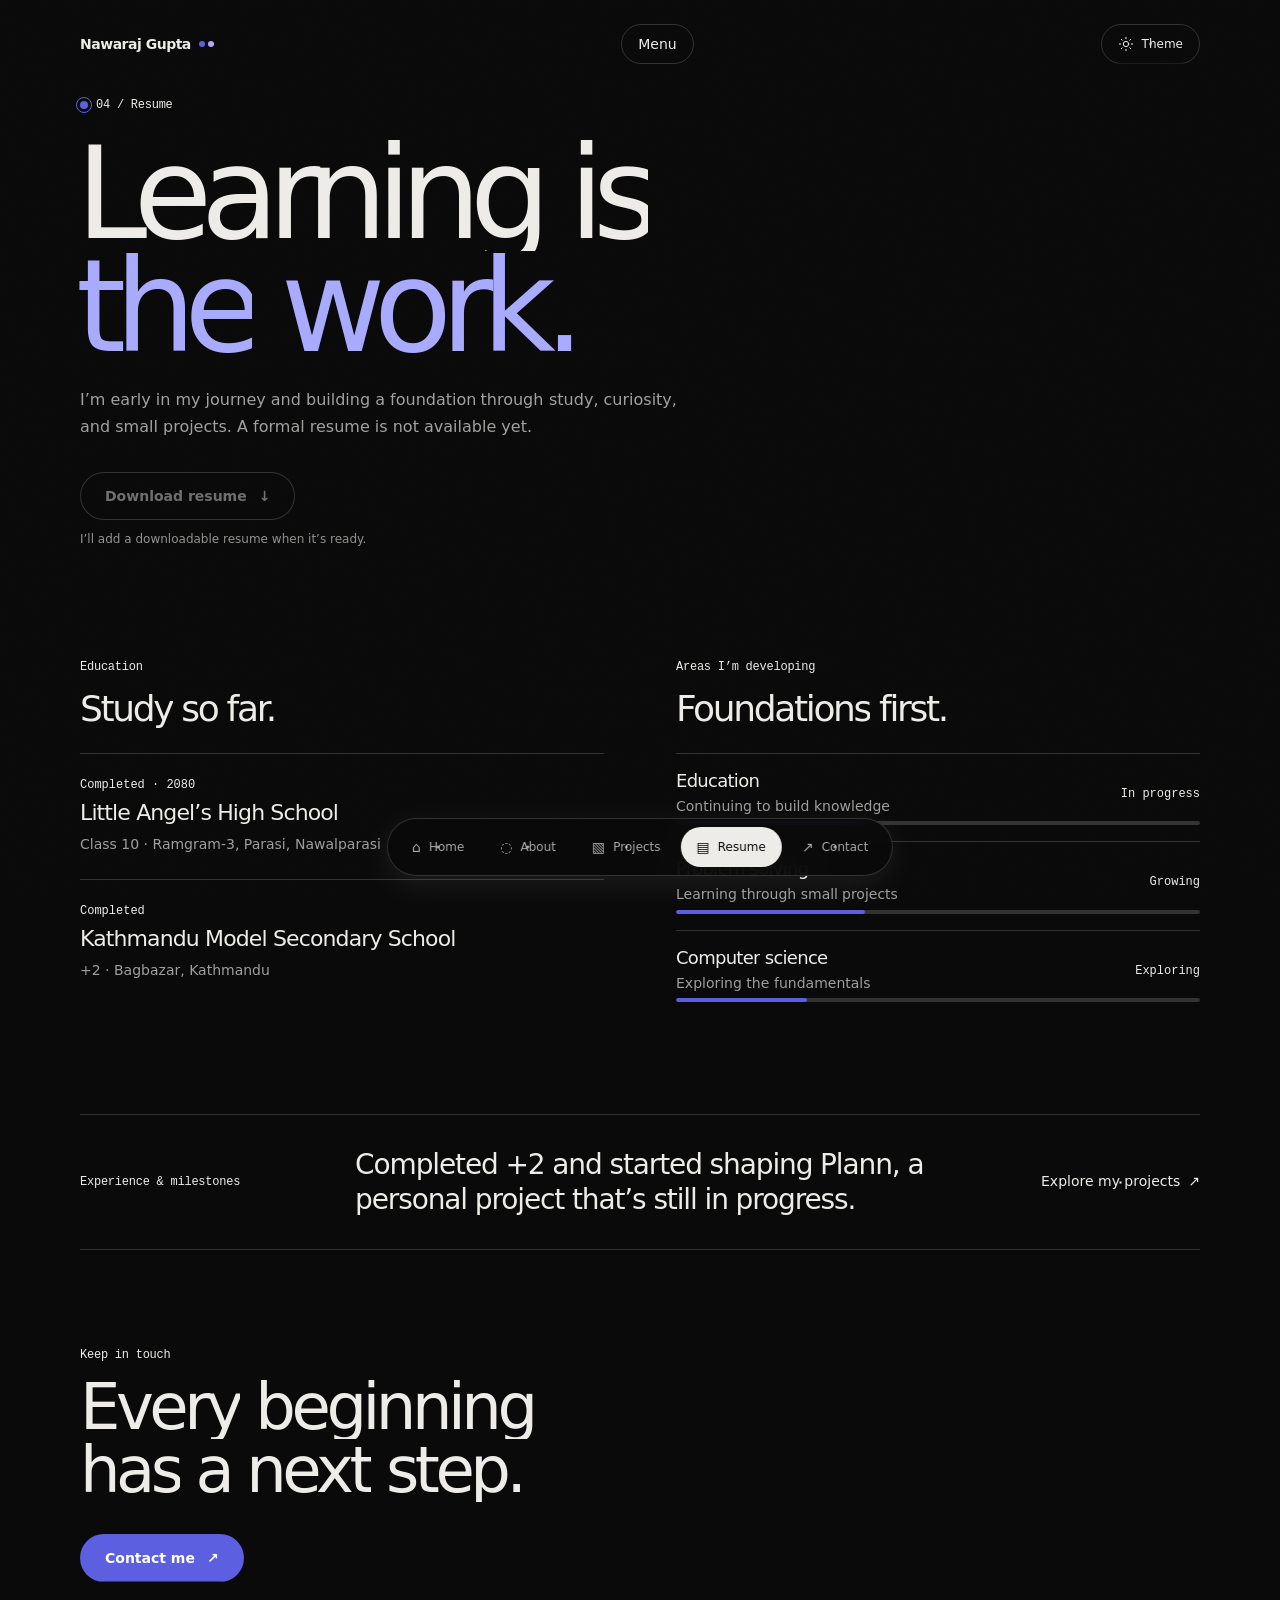
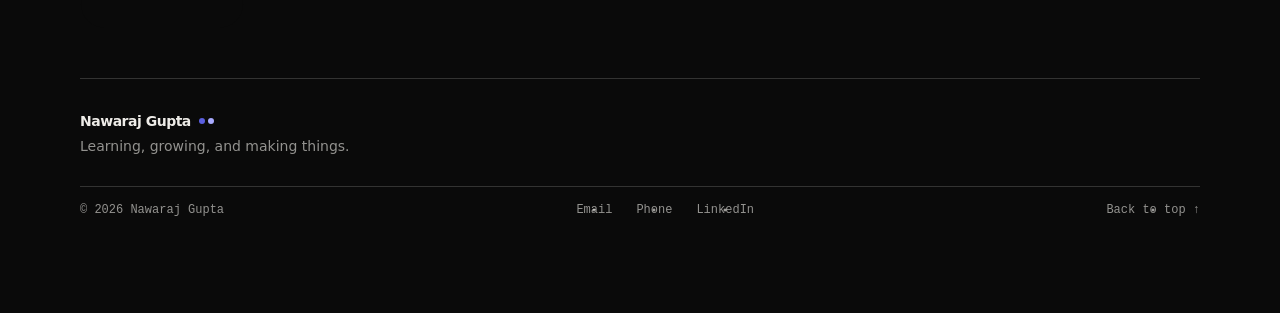
<file: resume/index.html>
<!doctype html>
<html lang="en">
<head>
  <meta charset="utf-8">
  <meta name="viewport" content="width=device-width, initial-scale=1">
  <script>
    const introParams = new URLSearchParams(location.search);
    const introDebug = introParams.get("intro") === "1";
    if ((introDebug || !localStorage.getItem("portfolio-intro-seen")) &&
        !matchMedia("(prefers-reduced-motion: reduce)").matches) {
      window.__portfolioIntroStartedAt = performance.now();
      document.documentElement.dataset.introGate = "show";
      localStorage.setItem("portfolio-intro-seen", "true");
      window.__portfolioIntroDuration = introParams.get("introSlow") === "1" ? 6000 : 700;
      let introDone = false;
      const finishIntro = () => {
        if (introDone) return;
        introDone = true;
        window.__portfolioIntroDone = true;
        const gate = document.querySelector(".loading-intro");
        const count = gate?.querySelector(".effects-intro-count");
        const bar = gate?.querySelector(".effects-intro-bar");
        if (count) count.textContent = "100%";
        if (bar) bar.style.transform = "scaleX(1)";
        document.documentElement.removeAttribute("data-intro-gate");
        document.dispatchEvent(new Event("portfolio:introfinish"));
        gate?.classList.add("is-exiting");
        window.setTimeout(() => gate?.remove(), 950);
        document.removeEventListener("pointerdown", finishIntro, true);
        document.removeEventListener("click", finishIntro, true);
        document.removeEventListener("keydown", handleIntroKey, true);
      };
      const handleIntroKey = (event) => {
        if (event.key === "Escape") finishIntro();
      };
      window.__portfolioIntroFinish = finishIntro;
      document.addEventListener("pointerdown", finishIntro, true);
      document.addEventListener("click", finishIntro, true);
      document.addEventListener("keydown", handleIntroKey, true);
    }
  </script>
  <meta name="description" content="Education and learning interests for Nawaraj Gupta, a student in Parasi, Nepal.">
  <link rel="canonical" href="https://nawarajgupta.com.np/resume/">
  <meta property="og:url" content="https://nawarajgupta.com.np/resume/">
  <meta name="theme-color" content="#0A0A0A">
  <title>Resume — Nawaraj Gupta</title>
  <script>
    (() => {
      const localFile = location.protocol === "file:";
      const nestedFile = localFile && /\/(?:about|projects|resume|contact)\/index\.html$/i.test(location.pathname);
      const rootPath = localFile ? (nestedFile ? "../" : "./") : "/";
      const asset = (path) => `${rootPath}${path}`;
      document.write(`<link rel="icon" href="${asset("assets/favicon.svg")}" type="image/svg+xml">`);
      document.write(`<link rel="stylesheet" href="${asset("css/style.css")}">`);
      document.write(`<link rel="stylesheet" href="${asset("css/effects.css")}">`);
      document.write(`<script src="${asset("js/local-preview.js")}"><\/script>`);
      const photoPage = localFile
        ? /\/(?:about\/)?index\.html$/i.test(location.pathname)
        : location.pathname === "/" || location.pathname === "/about/";
      if (photoPage) document.write(`<script src="${asset("js/photo-data.js")}" defer><\/script>`);
      document.write(`<script src="${asset("js/main.js")}" defer><\/script>`);
      document.write(`<script src="${asset("js/effects.js")}" defer><\/script>`);
    })();
  </script>
  <link rel="preconnect" href="https://api.fontshare.com">
  <link href="https://api.fontshare.com/v2/css?f[]=general-sans@300,400,600,700&display=swap" rel="stylesheet">
</head>
<body>
  <div class="loading-intro effects-intro" role="group" aria-label="Introduction">
    <span class="loading-name">Nawaraj Gupta</span>
    <span class="logo-dots" aria-hidden="true"><i></i><i></i></span>
    <div class="effects-intro-progress" aria-hidden="true">
      <span class="effects-intro-count">0%</span>
      <span class="effects-intro-track"><span class="effects-intro-bar"></span></span>
    </div>
    <button class="effects-intro-skip" type="button" aria-label="Skip introduction">Skip intro</button>
  </div>
  <a class="skip-link" href="#main">Skip to content</a>
  <header class="site-header"><a class="wordmark nav-item" href="/" aria-label="Nawaraj Gupta, home"><span>Nawaraj Gupta</span><span class="logo-dots" aria-hidden="true"><i></i><i></i></span></a><button class="theme-toggle nav-item" type="button" aria-label="Switch to light theme" aria-pressed="true"><svg viewBox="0 0 24 24" aria-hidden="true"><circle cx="12" cy="12" r="4"></circle><path d="M12 2v2m0 16v2M4.93 4.93l1.42 1.42m11.3 11.3 1.42 1.42M2 12h2m16 0h2M4.93 19.07l1.42-1.42m11.3-11.3 1.42-1.42"></path></svg><span>Theme</span></button></header>
  <main id="main" class="page-wrap inner-page">
    <section class="page-intro reveal" data-scroll-theme="dark"><p class="eyebrow"><span class="status-dot" aria-hidden="true"></span>04 / Resume</p><h1>Learning is<br><span class="accent-text">the work.</span></h1><p class="intro-lead">I’m early in my journey and building a foundation through study, curiosity, and small projects. A formal resume is not available yet.</p><button class="button button-secondary resume-disabled" type="button" disabled aria-describedby="resume-note">Download resume <span aria-hidden="true">↓</span></button><p class="resume-note" id="resume-note">I’ll add a downloadable resume when it’s ready.</p></section>
    <section class="section resume-section" data-scroll-theme="light">
      <div class="resume-column reveal"><p class="eyebrow">Education</p><h2>Study so far.</h2><article class="resume-entry"><p class="resume-date">Completed · 2080</p><h3>Little Angel’s High School</h3><p>Class 10 · Ramgram-3, Parasi, Nawalparasi</p></article><article class="resume-entry"><p class="resume-date">Completed</p><h3>Kathmandu Model Secondary School</h3><p>+2 · Bagbazar, Kathmandu</p></article></div>
      <div class="resume-column reveal"><p class="eyebrow">Areas I’m developing</p><h2>Foundations first.</h2><article class="level-entry"><div><h3>Education</h3><p>Continuing to build knowledge</p></div><span class="level-label">In progress</span><div class="level-track" aria-label="Learning in progress"><span></span></div></article><article class="level-entry"><div><h3>Problem solving</h3><p>Learning through small projects</p></div><span class="level-label">Growing</span><div class="level-track" aria-label="Developing through practice"><span></span></div></article><article class="level-entry"><div><h3>Computer science</h3><p>Exploring the fundamentals</p></div><span class="level-label">Exploring</span><div class="level-track" aria-label="Exploring fundamentals"><span></span></div></article></div>
    </section>
    <section class="achievement-strip reveal" data-scroll-theme="dark"><p class="eyebrow">Experience & milestones</p><p class="achievement-copy">Completed +2 and started shaping Plann, a personal project that’s still in progress.</p><a class="text-link" href="/projects/">Explore my projects <span aria-hidden="true">↗</span></a></section>
    <section class="closing-cta reveal" data-scroll-theme="light"><p class="eyebrow">Keep in touch</p><h2>Every beginning<br>has a next step.</h2><a class="button button-primary" href="/contact/">Contact me <span aria-hidden="true">↗</span></a></section>
  </main>
  <footer class="site-footer page-wrap"><a class="footer-brand" href="/">Nawaraj Gupta<span class="logo-dots" aria-hidden="true"><i></i><i></i></span></a><p>Learning, growing, and making things.</p><div class="footer-bottom"><span>© <span data-year>2026</span> Nawaraj Gupta</span><div class="footer-links"><a href="mailto:guptanawaraj12@gmail.com">Email</a><a href="tel:+9779867229032">Phone</a><a href="/contact/#linkedin">LinkedIn</a></div><a class="back-top" href="#main">Back to top ↑</a></div></footer>
  <nav class="dock" aria-label="Main navigation"><a href="/"><span class="dock-icon" aria-hidden="true">⌂</span><span>Home</span></a><a href="/about/"><span class="dock-icon" aria-hidden="true">◌</span><span>About</span></a><a href="/projects/"><span class="dock-icon" aria-hidden="true">▧</span><span>Projects</span></a><a href="/resume/" aria-current="page"><span class="dock-icon" aria-hidden="true">▤</span><span>Resume</span></a><a href="/contact/"><span class="dock-icon" aria-hidden="true">↗</span><span>Contact</span></a></nav>
</body>
</html>
</file>
